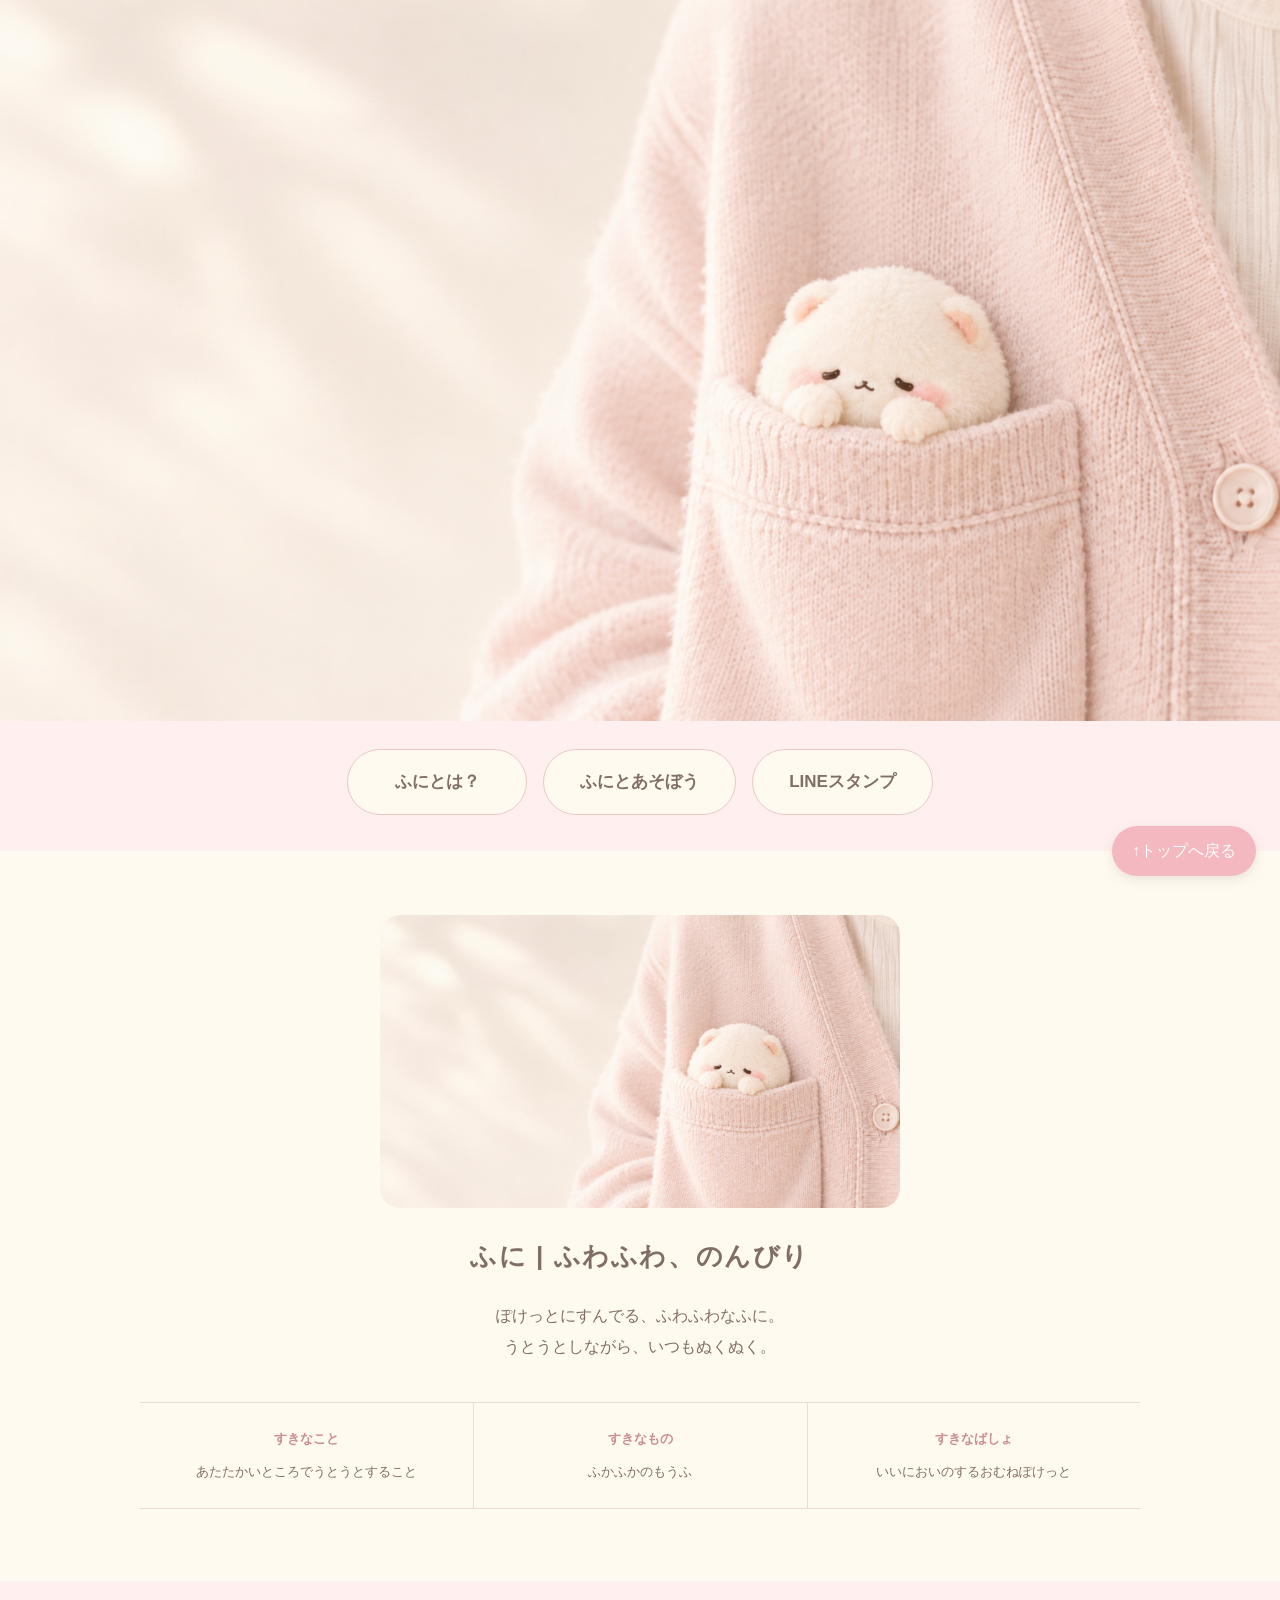
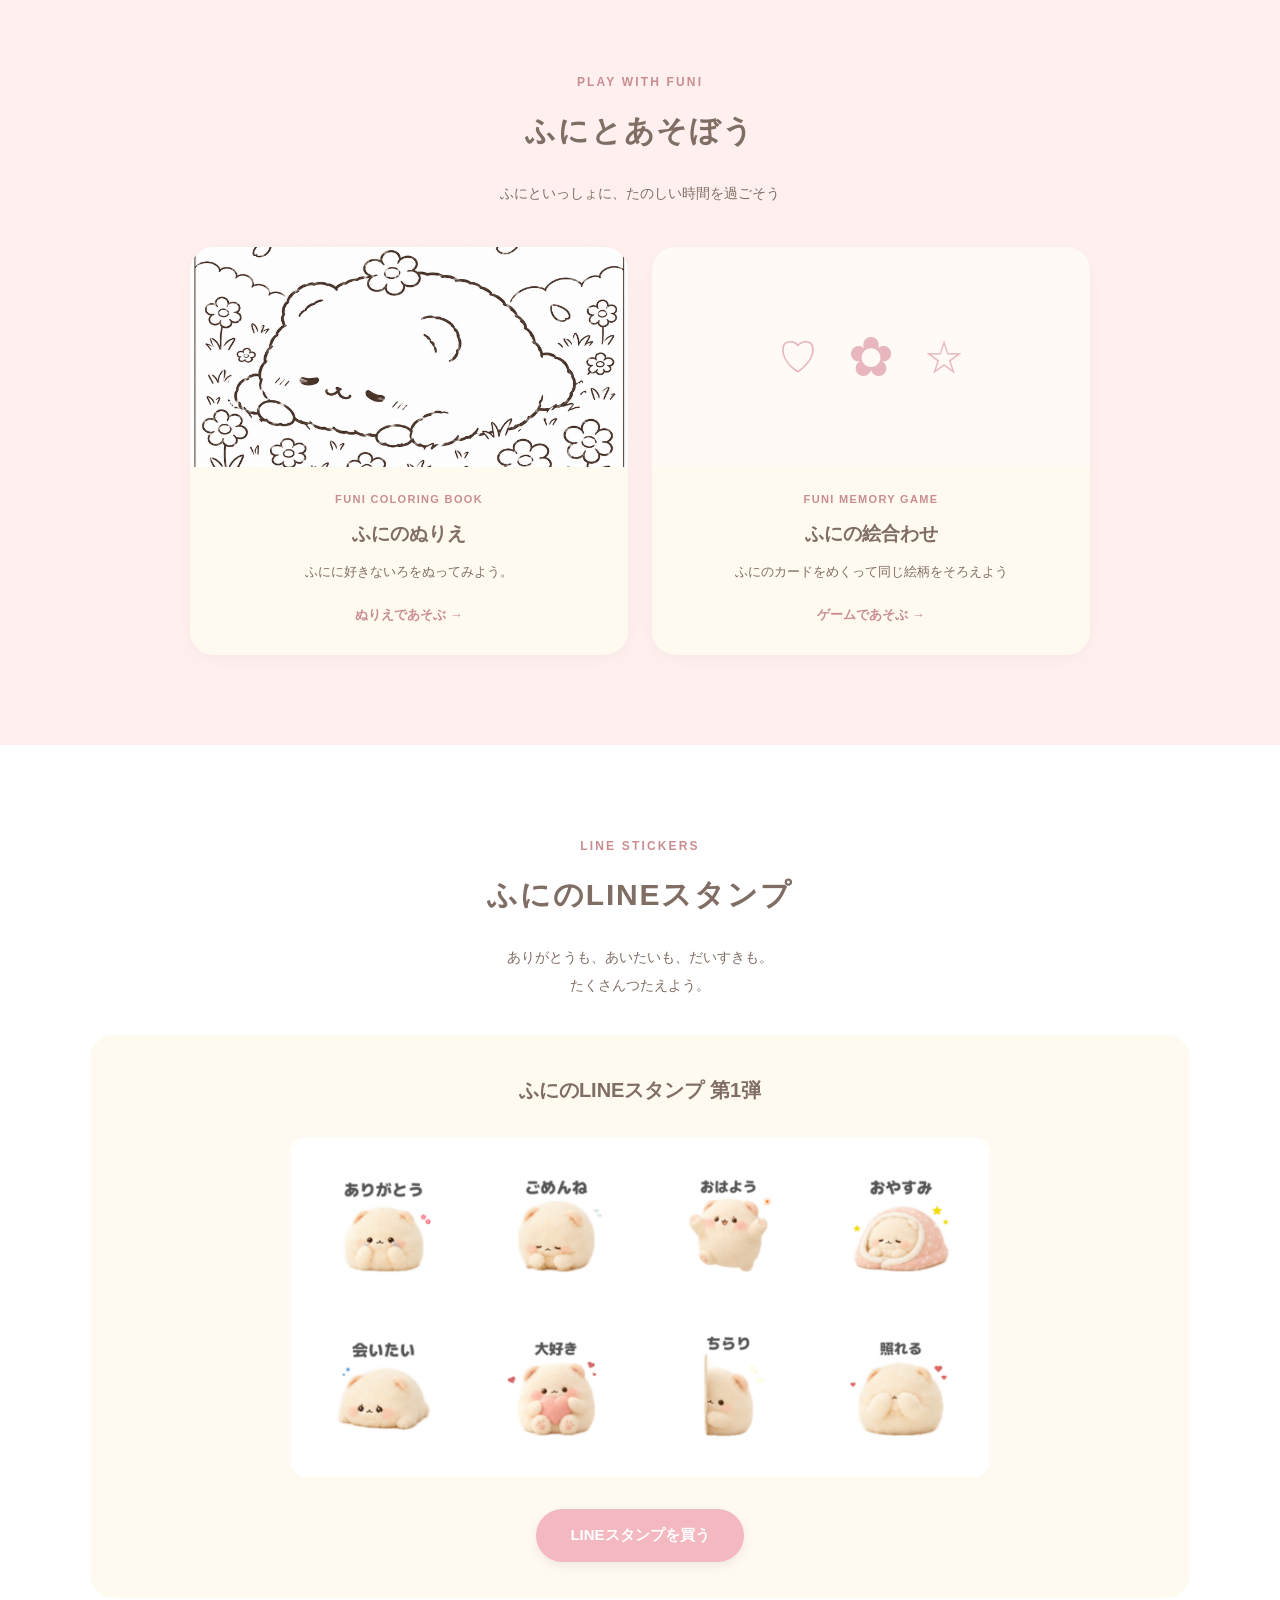
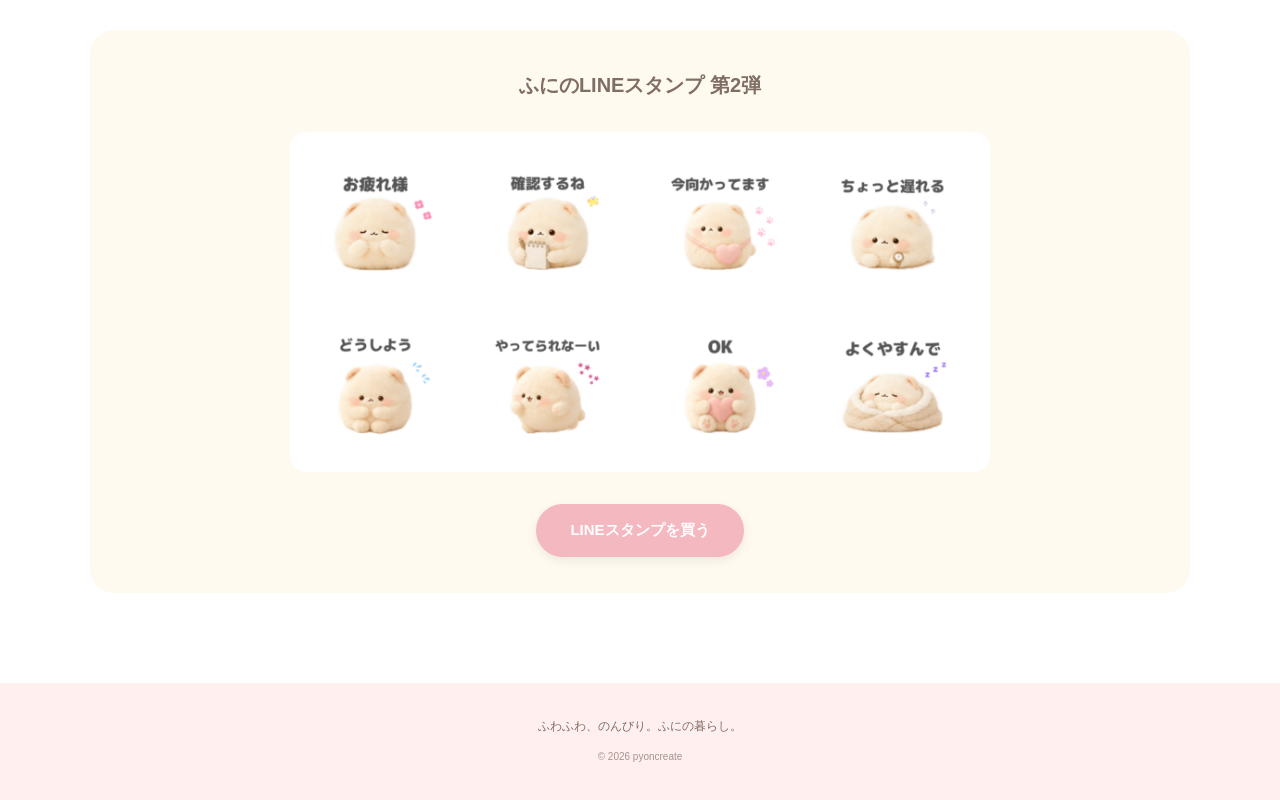
<file: index.html>
<!DOCTYPE html>
<html lang="ja">

<head>
    <meta charset="UTF-8">
    <meta name="viewport" content="width=device-width, initial-scale=1.0">

    <title>ふに｜ふわふわ、のんびり。</title>
    <meta name="google-site-verification" content="DdgHpGK5BG74RfYsYcVAmowthtPMy_NZxG4wq2U2HiI">
    <meta name="description" content="ふにの公式サイト">

    <link rel="stylesheet" href="css/style.css">
</head>

<body>

    <!-- ファーストビュー -->
    <header class="hero">
        <img src="images/funi-pocket.png" alt="ひとのぽけっとでぬくぬくしているふに" class="hero-img">
        <nav class="hero-nav" aria-label="サイト内メニュー">
            <a href="#about">ふにとは？</a>
            <a href="#play">ふにとあそぼう</a>
            <a href="#stickers">LINEスタンプ</a>
        </nav>


    </header>

    <main>

        <!-- ふにについて -->
        <section class="section about" id="about">

            <!--ふにの画像-->
            <img src="images/funi-pocket.png" alt="ひとのぽけっとでぬくぬくしているふに" class="about-img">

            <h2>ふに | ふわふわ、のんびり</h2>

            <p>
                ぽけっとにすんでる、ふわふわなふに。<br>
                うとうとしながら、いつもぬくぬく。
            </p>

            <div class="profile">
                <div class="profile-item">
                    <span class="profile-title">すきなこと</span>
                    <p>あたたかいところでうとうとすること</p>
                </div>

                <div class="profile-item">
                    <span class="profile-title">すきなもの</span>
                    <p>ふかふかのもうふ</p>
                </div>

                <div class="profile-item">
                    <span class="profile-title">すきなばしょ</span>
                    <p>いいにおいのするおむねぽけっと</p>
                </div>
            </div>

        </section>

        <!-- ふにとあそぼう -->
        <section class="section play" id="play">

            <p class="section-label">PLAY WITH FUNI</p>
            <h2>ふにとあそぼう</h2>

            <p class="section-description">
                ふにといっしょに、たのしい時間を過ごそう
            </p>

            <div class="play-contents">

                <!-- FUNI COLORING BOOK -->
                <a href="coloring.html" class="play-card">

                    <div class="play-card-image">
                        <img src="images/coloring-01-hinatabokko.png" alt="01 ひなたぼっこふにのぬりえ">
                    </div>

                    <div class="play-card-text">
                        <p class="play-card-label">FUNI COLORING BOOK</p>
                        <h3>ふにのぬりえ</h3>
                        <p>ふにに好きないろをぬってみよう。</p>
                        <span class="play-card-link">
                            ぬりえであそぶ →
                        </span>
                    </div>
                </a>

                <!-- FUNI GAME -->
                <a href="games/memory.html" class="play-card">

                    <div class="play-card-image game-image">
                        <span>♡</span>
                        <span>✿</span>
                        <span>☆</span>
                    </div>

                    <div class="play-card-text">
                        <p class="play-card-label">FUNI MEMORY GAME</p>
                        <h3>ふにの絵合わせ</h3>
                        <p>ふにのカードをめくって同じ絵柄をそろえよう</p>
                        <span class="play-card-link">
                            ゲームであそぶ →
                        </span>
                    </div>
                </a>

            </div>

        </section>


        <!-- LINEスタンプ -->
        <section class="section stickers" id="stickers">

            <p class="section-label">LINE STICKERS</p>
            <h2>ふにのLINEスタンプ</h2>

            <p class="section-description">
                ありがとうも、あいたいも、だいすきも。<br>
                たくさんつたえよう。
            </p>


            <!-- 第1弾 -->
            <div class="sticker-card">

                <h3>ふにのLINEスタンプ 第1弾</h3>

                <div class="sticker-gallery">
                    <img src="images/line-stamp-01.png" alt="ふにのLINEスタンプ第1弾の全8種類">

                </div>

                <a href="https://store.line.me/stickershop/product/34119301/ja" class="line-button" target="_blank"
                    rel="noopener noreferrer">
                    LINEスタンプを買う
                </a>

            </div>


            <!-- 第2弾 -->
            <div class="sticker-card">

                <h3>ふにのLINEスタンプ 第2弾</h3>

                <div class="sticker-gallery">
                    <img src="images/line-stamp-02.png" alt="ふにのLINEスタンプ第2弾の全8種類">
                </div>

                <a href="https://store.line.me/stickershop/product/36835788/ja" class="line-button" target="_blank"
                    rel="noopener noreferrer">
                    LINEスタンプを買う
                </a>

            </div>

        </section>

    </main>


    <!-- フッター -->
    <footer class="footer">
        <p>ふわふわ、のんびり。ふにの暮らし。</p>
        <small>&copy; 2026 pyoncreate</small>
    </footer>

    <a href="#" class="back-to-top" aria-label="ページのトップへ戻る">
        ↑トップへ戻る
    </a>

</body>

</html>
</file>
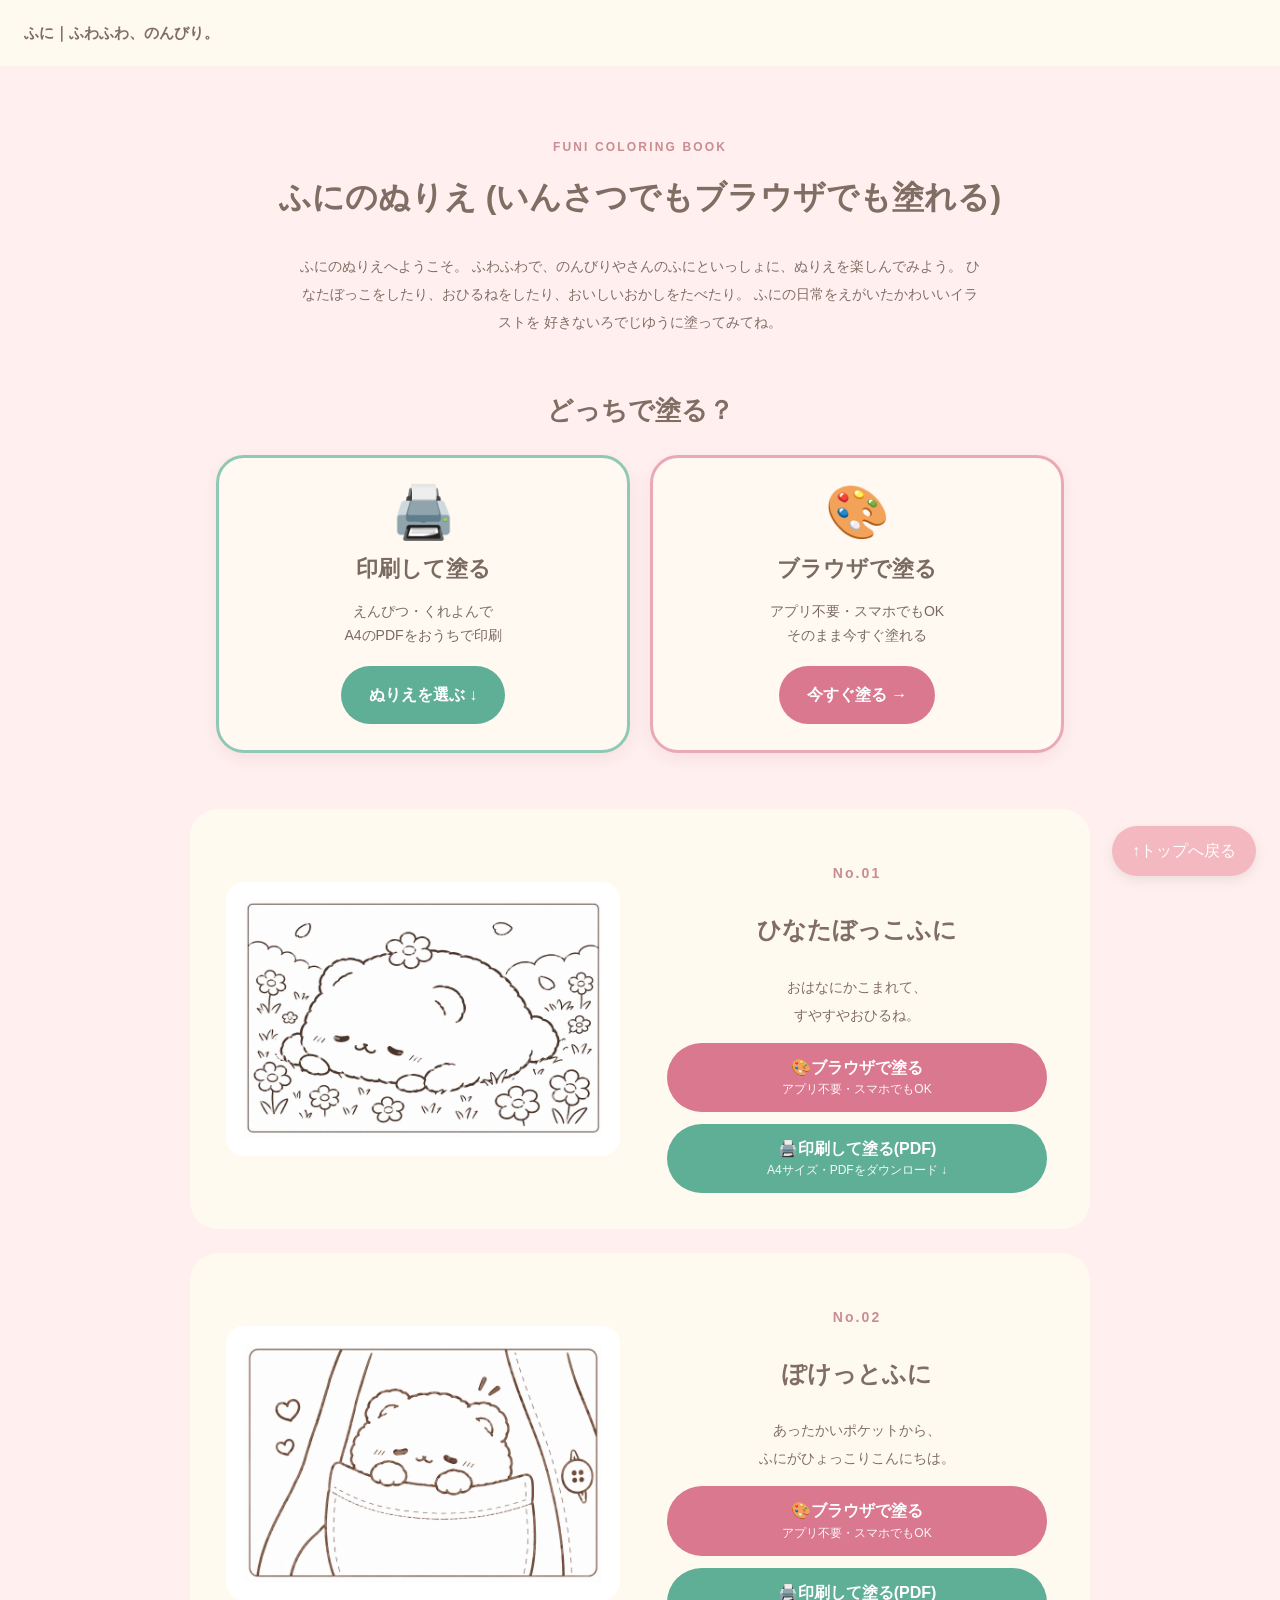
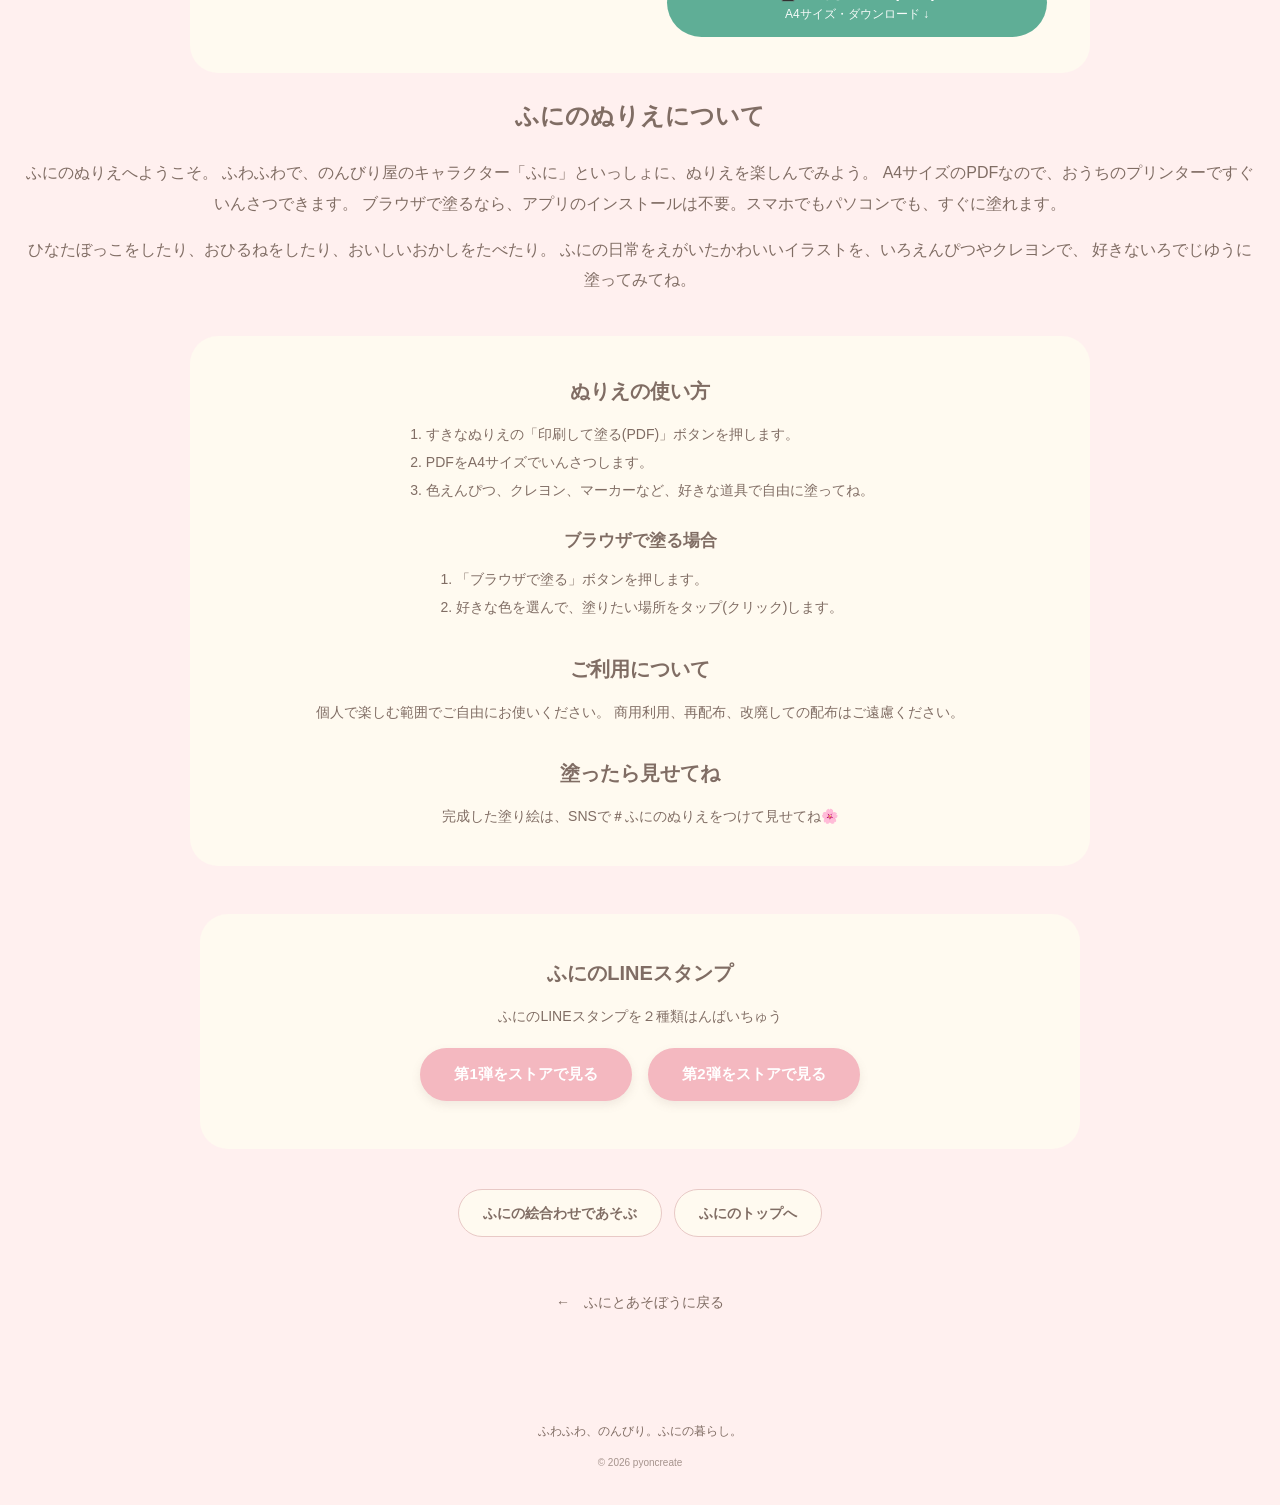
<file: coloring.html>
<!DOCTYPE html>
<html lang="ja">

<head>
  <meta charset="UTF-8">
  <meta name="viewport" content="width=device-width,initial-scale=1.0">

  <title>ふにのぬりえ｜FUNI COLORING BOOK | 無料で印刷できるかわいいぬりえ</title>
  <meta name="description" content="ふにのかわいいぬりえをむりょうで。A4のPDFをダウンロードして印刷するのも、スマホやパソコンのブラウザでそのまま塗るのもOK🌸好きないろでふにを彩ってね。">

  <link rel="canonical" href="https://pyoncreate.github.io/funi/coloring.html">

<!-- SNSで共有されたときの表示 -->
  <meta property="og:type" content="website">
  <meta property="og:title" content="ふにのぬりえ｜無料で印刷できるかわいい塗り絵">
  <meta property="og:description" content="A4のPDFで無料ダウンロード。ふにの日常を好きな色で塗ろう。">
  <meta property="og:url" content="https://pyoncreate.github.io/funi/coloring.html">
  <meta property="og:image" content="https://pyoncreate.github.io/funi/images/coloring-01-hinatabokko.png">
  <meta name="twitter:card" content="summary_large_image">

  <link rel="stylesheet" href="css/style.css">
  <link rel="stylesheet" href="css/extra.css">

</head>

 <!-- このページ専用のCSS(「どっちで塗る?」カード・ボタン・LINEスタンプ枠)
       extra.css より後ろに置いているので、こちらが優先されます -->
  <style>
    .coloring-page {
      --fc-card: #fff9f2;
      --fc-text: #7a6a60;
      --fc-pink: #e9a9b7;
      --fc-pink-deep: #d9788f;
      --fc-mint: #8fc9b5;
      --fc-mint-deep: #5fae96;
    }

    /* ---- どっちで塗る? ---- */
    .coloring-page .coloring-choice {
      width: 100%;
      max-width: 880px;
      margin: 0 auto 56px;
      padding: 0 16px;
      box-sizing: border-box;
      text-align: center;
    }

    .coloring-page .coloring-choice h2 {
      font-size: clamp(20px, 4.5vw, 26px);
      margin: 0 0 20px;
    }

    .coloring-page .coloring-choice__grid {
      display: grid;
      grid-template-columns: 1fr 1fr;
      gap: 20px;
    }

    .coloring-page a.coloring-choice__item {
      display: flex;
      flex-direction: column;
      align-items: center;
      gap: 10px;
      padding: 28px 20px 26px;
      background: var(--fc-card);
      border: 3px solid transparent;
      border-radius: 28px;
      color: var(--fc-text);
      text-decoration: none;
      box-shadow: 0 6px 18px rgba(201, 127, 146, .15);
      transition: transform .15s, box-shadow .15s;
    }

    .coloring-page a.coloring-choice__item:visited {
      color: var(--fc-text);
    }

    .coloring-page a.coloring-choice__item:hover {
      transform: translateY(-3px);
      box-shadow: 0 10px 24px rgba(201, 127, 146, .25);
    }

    .coloring-page .coloring-choice__icon { font-size: 52px; line-height: 1; }
    .coloring-page .coloring-choice__name { font-size: 22px; font-weight: bold; }
    .coloring-page .coloring-choice__desc { font-size: 14px; line-height: 1.7; }

    .coloring-page .coloring-choice__go {
      margin-top: 8px;
      padding: 14px 28px;
      border-radius: 999px;
      color: #fff;
      font-weight: bold;
      font-size: 16px;
    }

    .coloring-page a.coloring-choice__item--print   { border-color: var(--fc-mint); }
    .coloring-page a.coloring-choice__item--print   .coloring-choice__go { background: var(--fc-mint-deep); }
    .coloring-page a.coloring-choice__item--browser { border-color: var(--fc-pink); }
    .coloring-page a.coloring-choice__item--browser .coloring-choice__go { background: var(--fc-pink-deep); }

    /* ---- 各ぬりえのボタン(同じ幅・同じ重さで縦に並べる) ---- */
    .coloring-page .coloring-list {
      scroll-margin-top: 16px;
    }

    .coloring-page .coloring-actions {
      display: flex;
      flex-direction: column;
      align-items: center;
      gap: 12px;
    }

    .coloring-page .coloring-actions .coloring-download {
      display: block;
      box-sizing: border-box;
      width: 100%;
      max-width: 380px;
      margin: 0;
      padding: 14px 20px;
      border-radius: 999px;
      color: #fff;
      font-size: 16px;
      font-weight: bold;
      line-height: 1.4;
      text-align: center;
      text-decoration: none;
      white-space: normal;
    }

    .coloring-page .coloring-actions .coloring-download small {
      display: block;
      margin-top: 2px;
      font-size: 12px;
      font-weight: normal;
      opacity: .95;
    }

    .coloring-page .coloring-actions .coloring-download--browser { background: var(--fc-pink-deep); }
    .coloring-page .coloring-actions .coloring-download--print   { background: var(--fc-mint-deep); }

    /* ---- 使い方エリアの小見出し ---- */
    .coloring-page .coloring-guide h3 {
      font-size: 1.05em;
      margin: 20px 0 8px;
    }

    /* ---- LINEスタンプ(クリーム色の枠の外に、別エリアとして置く) ---- */
    .coloring-page .coloring-sticker {
      width: 100%;
      max-width: 880px;
      margin: 48px auto 0;
      padding: 40px 24px 48px;
      box-sizing: border-box;
      text-align: center;
    }

    @media (max-width: 640px) {
      .coloring-page .coloring-choice__grid { grid-template-columns: 1fr; }
    }
  </style>

</head>

<body>

  <!--ヘッダ- -->
  <header class="coloring-header">
    <a href="index.html" class="coloring-logo">
      ふに｜ふわふわ、のんびり。
    </a>
  </header>

<main class="coloring-page">

  <!-- タイトル -->
  <div class="coloring-intro">
    <p class="section-label">FUNI COLORING BOOK</p>
    <h1>ふにのぬりえ (いんさつでもブラウザでも塗れる)</h1>
    <p class="coloring-description">
      ふにのぬりえへようこそ。
      ふわふわで、のんびりやさんのふにといっしょに、ぬりえを楽しんでみよう。
      ひなたぼっこをしたり、おひるねをしたり、おいしいおかしをたべたり。
      ふにの日常をえがいたかわいいイラストを
      好きないろでじゆうに塗ってみてね。
    </p>
  </div>

  <!--どっちで塗る-->
  <section class="coloring-choice" aria-labelledby="choice-title">
    <h2 id="choice-title">どっちで塗る？</h2>
    <div class="coloring-choice__grid">
        
      <a href="#list" class= "coloring-choice__item coloring-choice__item--print">
        <span class="coloring-choice__icon" aria-hidden="true">🖨️</span>
        <span class="coloring-choice__name">印刷して塗る</span>
        <span class="coloring-choice__desc">えんぴつ・くれよんで<br>A4のPDFをおうちで印刷</span>
        <span class="coloring-choice__go">ぬりえを選ぶ ↓</span>
      </a>

      <a href="paint.html" class="coloring-choice__item coloring-choice__item--browser">
        <span class="coloring-choice__icon" aria-hidden="true">🎨</span>
        <span class="coloring-choice__name">ブラウザで塗る</span>
        <span class="coloring-choice__desc">アプリ不要・スマホでもOK<br>そのまま今すぐ塗れる</span>
        <span class="coloring-choice__go">今すぐ塗る →</span>
      </a>
    </div>
  </section>

  <!-- ぬりえ一覧 -->
  <section class="coloring-list" id="list">

    <article class="coloring-item">
      
      <div class="coloring-image">
        <img
          src="images/coloring-01-hinatabokko.png"
          alt="お花に囲まれて、ひなたぼっこをしながらお昼寝するふにのぬりえ(線画)">
      </div>

      <div class="coloring-info">

        <p class="coloring-number">No.01</p>

        <h2>ひなたぼっこふに</h2>

        <p>
          おはなにかこまれて、<br>
          すやすやおひるね。
        </p>

        <div class="coloring-actions">
          <a href="paint.html#hinatabokko"
          class="coloring-download coloring-download--browser">
          🎨ブラウザで塗る
          <small>アプリ不要・スマホでもOK</small>
          </a>

          <a href="downloads/coloring-01-hinatabokko.pdf"
          class="coloring-download coloring-download--print"
          target="_blank"
          rel="noopener noreferrer">
          🖨️印刷して塗る(PDF)
          <small>A4サイズ・PDFをダウンロード ↓ </small>
          </a>
        </div>
      </div>
    </article>

    <article class="coloring-item">

      <div class="coloring-image">
        <img
          src="images/coloring-02-pocket-funi.png"
          alt="ポケットから顔を出してこんにちはをするふにのぬりえ(線画)"
          loading="lazy">
      </div>

      <div class="coloring-info">

        <p class="coloring-number">No.02</p>

        <h2>ぽけっとふに</h2>

        <p>
          あったかいポケットから、<br>
          ふにがひょっこりこんにちは。
        </p>

        <div class="coloring-actions">
          <a href="paint.html#pocket-funi"
          class="coloring-download coloring-download--browser">
          🎨ブラウザで塗る
          <small>アプリ不要・スマホでもOK</small>
          </a>

          <a href="downloads/coloring-02-pocket-funi.pdf"
          class="coloring-download coloring-download--print"
          target="_blank"
          rel="noopener noreferrer">
          🖨️印刷して塗る(PDF)
          <small>A4サイズ・ダウンロード ↓</small>
          </a>
        </div>
      </div>
    </article>
  </section>

  <!-- ふにのぬりえについて(もとの導入文。検索キーワードを含む説明) -->
  <section class="coloring-about">
    <h2>ふにのぬりえについて</h2>
    <p>
      ふにのぬりえへようこそ。
      ふわふわで、のんびり屋のキャラクター「ふに」といっしょに、ぬりえを楽しんでみよう。
      A4サイズのPDFなので、おうちのプリンターですぐいんさつできます。
      ブラウザで塗るなら、アプリのインストールは不要。スマホでもパソコンでも、すぐに塗れます。
    </p>
    <p>
      ひなたぼっこをしたり、おひるねをしたり、おいしいおかしをたべたり。
      ふにの日常をえがいたかわいいイラストを、いろえんぴつやクレヨンで、
      好きないろでじゆうに塗ってみてね。
    </p>
  </section>

  <!--使い方・ご利用について-->

  <section class="coloring-guide">
    
    <h2>ぬりえの使い方</h2>
    <ol>
      <li>すきなぬりえの「印刷して塗る(PDF)」ボタンを押します。</li>
      <li>PDFをA4サイズでいんさつします。</li>
      <li>色えんぴつ、クレヨン、マーカーなど、好きな道具で自由に塗ってね。</li>
    </ol>

    <h3>ブラウザで塗る場合</h3>
    <ol>
      <li>「ブラウザで塗る」ボタンを押します。</li>
      <li>好きな色を選んで、塗りたい場所をタップ(クリック)します。</li>
    </ol>

    <h2>ご利用について</h2>
    <p>
     個人で楽しむ範囲でご自由にお使いください。
     商用利用、再配布、改廃しての配布はご遠慮ください。
    </p>

    <h2>塗ったら見せてね</h2>
    <p>完成した塗り絵は、SNSで＃ふにのぬりえをつけて見せてね🌸
    </p>
  </section>

  <!--LINE スタンプ　-->
  <section class="coloring-sticker">
    <h2>ふにのLINEスタンプ</h2>
    <p>ふにのLINEスタンプを２種類はんばいちゅう</p>
    <a href="https://store.line.me/stickershop/product/34119301/ja"
      class="line-button"
      target="_blank"
      rel="noopener noreferrer">
      第1弾をストアで見る
    </a>

    <a href="https://store.line.me./stickershop/product/36835788/ja"
      class="line-button"
      target="_blank"
      rel="noopener noreferrer">
      第2弾をストアで見る
    </a>
  </section>


  <!-- ほかのページへ -->
  <div class="coloring-more" aria-label="ほかのページ"> 
    <a href="games/memory.html">ふにの絵合わせであそぶ</a>
    <a href="index.html">ふにのトップへ</a>
  </div>

<!--戻る-->
  <div class="coloring-back">
    <a href = "index.html#play">
    ←　ふにとあそぼうに戻る
    </a>
  </div>

</main>

  <!-- フッター -->
  <footer class="footer">
    <p>ふわふわ、のんびり。ふにの暮らし。</p>
    <small>&copy; 2026 pyoncreate</small>
  </footer>

  <a href="#" class="back-to-top" aria-label="ページのトップへ戻る">
        ↑トップへ戻る
  </a>

</body>
</html>
</file>
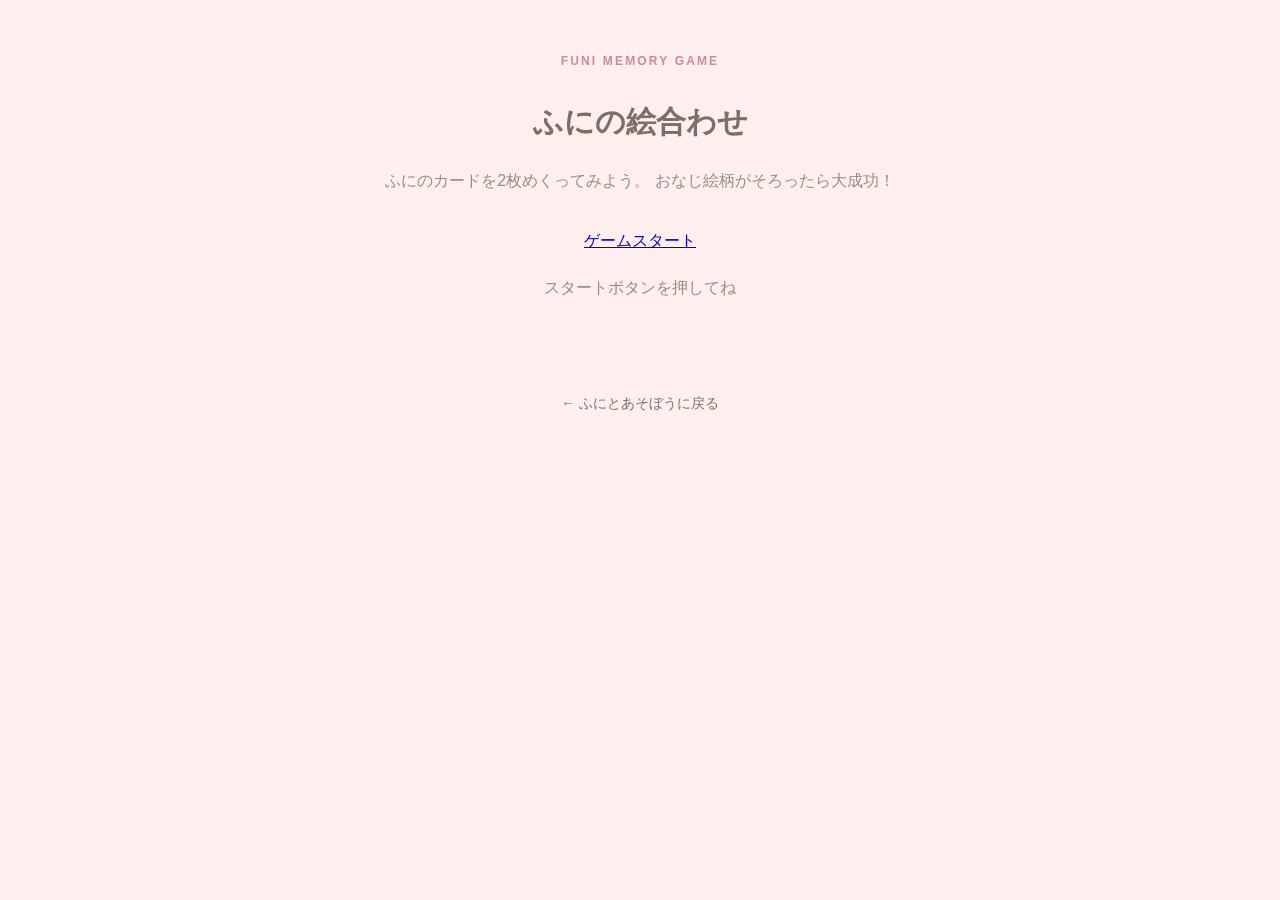
<file: memory.html>
<!DOCTYPE html>
<html lang="ja">

<head>
    <meta charset="UTF-8">
    <meta name="viewport" content="width=device-width, initial-scale=1.0">
    <title>ふにの絵合わせ|FUNI MEMORY GAME</title>
    <meta name="description" content="ふわふわキャラクターのふにと遊ぶ、かわいい絵合わせゲーム">

    <link rel="stylesheet" href="../css/style.css">

    <style>
        .memory-page {
            max-width: 760px;
            margin: 0 auto;
            padding: 50px 20px 80px;
            text-align: center;
        }

        .memory-title {
            color: #806d64;
            font-size: 30px;
            margin-bottom: 12px;
        }

        .memory-description {
            color: #9b8981;
            line-height: 1.9;
            margin-bottom: 30px;
        }

        .memory-start {
            display: inline-block;
            background: #f3dce1;
            color: #806d64;
            padding: 13px 32px;
            border-radius: 30px;
            text-decoration: none;
        }

        .memory-board {
            display: grid;
            grid-template-columns: repeat(3, 1fr);
            gap: 12px;
            margin: 35px auto;
            max-width: 540px;
        }

        .memory-card {
            aspect-ratio: 1/1;
            background: #fff0f1;
            border: 2px solid #f4dfe2;
            border-radius: 18px;
            display: flex;
            align-items: center;
            justify-content: center;
            color: #b9959e;
            font-size: 30px;
        }

        .memory-card {
            cursor: pointer;
            user-select: none;
            transition: transform 0.2s ease;
        }

        .memory-card:hover {
            transform: translateY(-3px);
        }

        .memory-back {
            color: #d9aeb6;
            font-size: 36px;
            font-weight: bold;
        }

        @media(max-width:480px) {
            .memory-board {
                gap: 8px;
            }

            .memory-card {
                border-radius: 12px;
            }
        }
    </style>
</head>

<body>

    <main class="memory-page">
        <p class="section-label">FUNI MEMORY GAME</p>
        <h1 class="memory-title">ふにの絵合わせ</h1>

        <p class="memory-description">
            ふにのカードを2枚めくってみよう。
            おなじ絵柄がそろったら大成功！
        </p>

        <a href="#" class="memoryStart">ゲームスタート</a>
        <p id="gameMessage" class="memory-description">
            スタートボタンを押してね
        </p>

        <div class="memory-board" id="memoryBoard"></div>

        <div class="coloring-back">
            <a href="../index.html#play">← ふにとあそぼうに戻る</a>
        </div>

    </main>
</body>

</html>
</file>
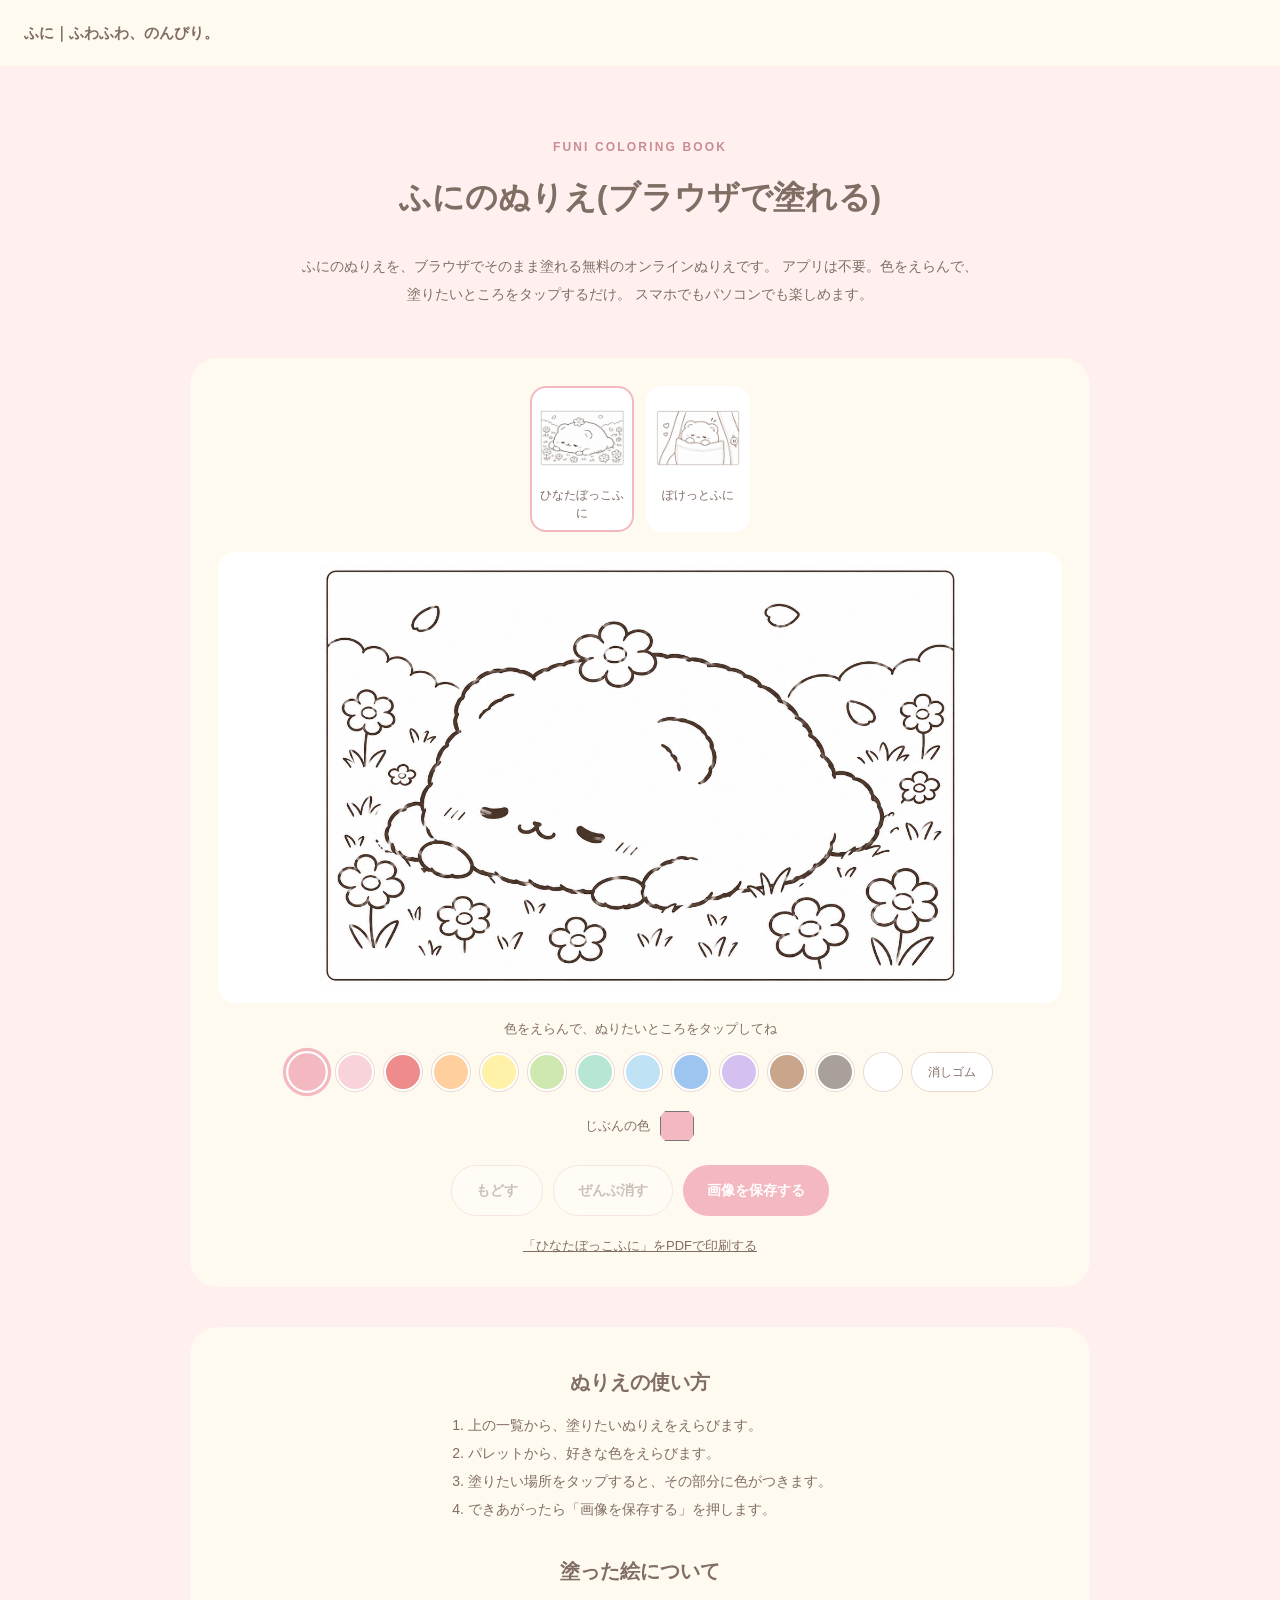
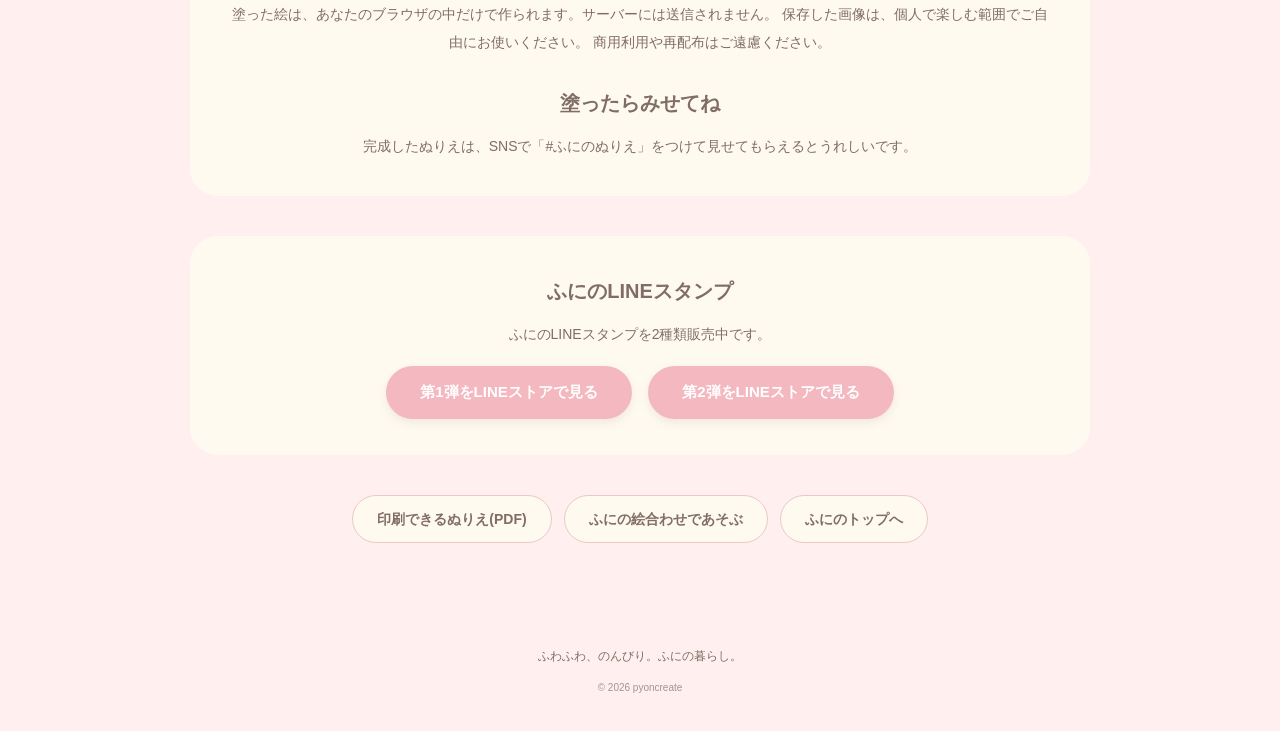
<file: paint.html>
<!DOCTYPE html>
<html lang="ja">

<head>
    <meta charset="UTF-8">
    <meta name="viewport" content="width=device-width,initial-scale=1.0">

    <title>ふにのぬりえ｜ブラウザで塗れる無料のオンラインぬりえ</title>
    <meta name="description" content="ふにのぬりえを、ブラウザでそのまま塗れます。アプリ不要・無料。色を選んで塗りたいところをタップするだけ。できあがった絵は画像で保存できます。">
    <link rel="canonical" href="https://pyoncreate.github.io/funi/paint.html">

    <!-- SNSで共有されたときの表示 -->
    <meta property="og:type" content="website">
    <meta property="og:title" content="ふにのぬりえ｜ブラウザで塗れる無料のオンラインぬりえ">
    <meta property="og:description" content="色を選んでタップするだけ。ふにのぬりえを、スマホでもパソコンでも楽しめます。">
    <meta property="og:url" content="https://pyoncreate.github.io/funi/paint.html">
    <meta property="og:image" content="https://pyoncreate.github.io/funi/images/coloring-01-hinatabokko.png">
    <meta name="twitter:card" content="summary_large_image">

    <link rel="stylesheet" href="css/style.css">
    <link rel="stylesheet" href="css/extra.css">
    <link rel="stylesheet" href="css/paint.css">
</head>

<body>

    <!-- ヘッダー -->
    <header class="coloring-header">
        <a href="index.html" class="coloring-logo">
            ふに｜ふわふわ、のんびり。
        </a>
    </header>

    <main class="coloring-page">

        <!-- タイトル -->
        <div class="coloring-intro">
            <p class="section-label">FUNI COLORING BOOK</p>
            <h1>ふにのぬりえ(ブラウザで塗れる)</h1>
            <p class="coloring-description">
                ふにのぬりえを、ブラウザでそのまま塗れる無料のオンラインぬりえです。
                アプリは不要。色をえらんで、塗りたいところをタップするだけ。
                スマホでもパソコンでも楽しめます。
            </p>
        </div>

        <!-- ぬりえ本体 -->
        <section class="paint-app" aria-label="ぬりえ">

            <noscript>
                <p>ブラウザでぬりえを塗るには、JavaScriptを有効にしてください。</p>
            </noscript>

            <!-- ぬりえをえらぶ -->
            <div class="paint-picker" id="picker"></div>

            <!-- キャンバス -->
            <div class="paint-stage">
                <canvas id="paint" class="paint-canvas" role="img" aria-label="ぬりえ"></canvas>
            </div>
            <p class="paint-status" id="status" role="status"></p>

            <!-- 色えらび -->
            <div class="paint-palette" id="palette"></div>
            <label class="paint-custom">
                じぶんの色
                <input type="color" id="custom-color" value="#f4b8c0">
            </label>

            <!-- ボタン -->
            <div class="paint-toolbar">
                <button type="button" class="paint-btn is-sub" id="undo">もどす</button>
                <button type="button" class="paint-btn is-sub" id="clear">ぜんぶ消す</button>
                <button type="button" class="paint-btn" id="save">画像を保存する</button>
            </div>

            <p class="paint-print">
                <a href="coloring.html" id="pdf-link">PDFで印刷する</a>
            </p>

        </section>

        <!-- 使い方 -->
        <section class="coloring-guide">

            <h2>ぬりえの使い方</h2>
            <ol>
                <li>上の一覧から、塗りたいぬりえをえらびます。</li>
                <li>パレットから、好きな色をえらびます。</li>
                <li>塗りたい場所をタップすると、その部分に色がつきます。</li>
                <li>できあがったら「画像を保存する」を押します。</li>
            </ol>

            <h2>塗った絵について</h2>
            <p>
                塗った絵は、あなたのブラウザの中だけで作られます。サーバーには送信されません。
                保存した画像は、個人で楽しむ範囲でご自由にお使いください。
                商用利用や再配布はご遠慮ください。
            </p>

            <h2>塗ったらみせてね</h2>
            <p>
                完成したぬりえは、SNSで「#ふにのぬりえ」をつけて見せてもらえるとうれしいです。
            </p>

        </section>

        <!-- LINEスタンプ -->
        <section class="coloring-sticker">
            <h2>ふにのLINEスタンプ</h2>
            <p>ふにのLINEスタンプを2種類販売中です。</p>
            <a href="https://store.line.me/stickershop/product/34119301/ja" class="line-button" target="_blank"
                rel="noopener noreferrer">
                第1弾をLINEストアで見る
            </a>
            <a href="https://store.line.me/stickershop/product/36835788/ja" class="line-button" target="_blank"
                rel="noopener noreferrer">
                第2弾をLINEストアで見る
            </a>
        </section>

        <!-- 他のページへ -->
        <nav class="coloring-more" aria-label="ほかのページ">
            <a href="coloring.html">印刷できるぬりえ(PDF)</a>
            <a href="games/memory.html">ふにの絵合わせであそぶ</a>
            <a href="index.html">ふにのトップへ</a>
        </nav>

    </main>

    <!-- フッター -->
    <footer class="footer">
        <p>ふわふわ、のんびり。ふにの暮らし。</p>
        <small>&copy; 2026 pyoncreate</small>
    </footer>

    <script src="js/paint.js"></script>
</body>

</html>
</file>
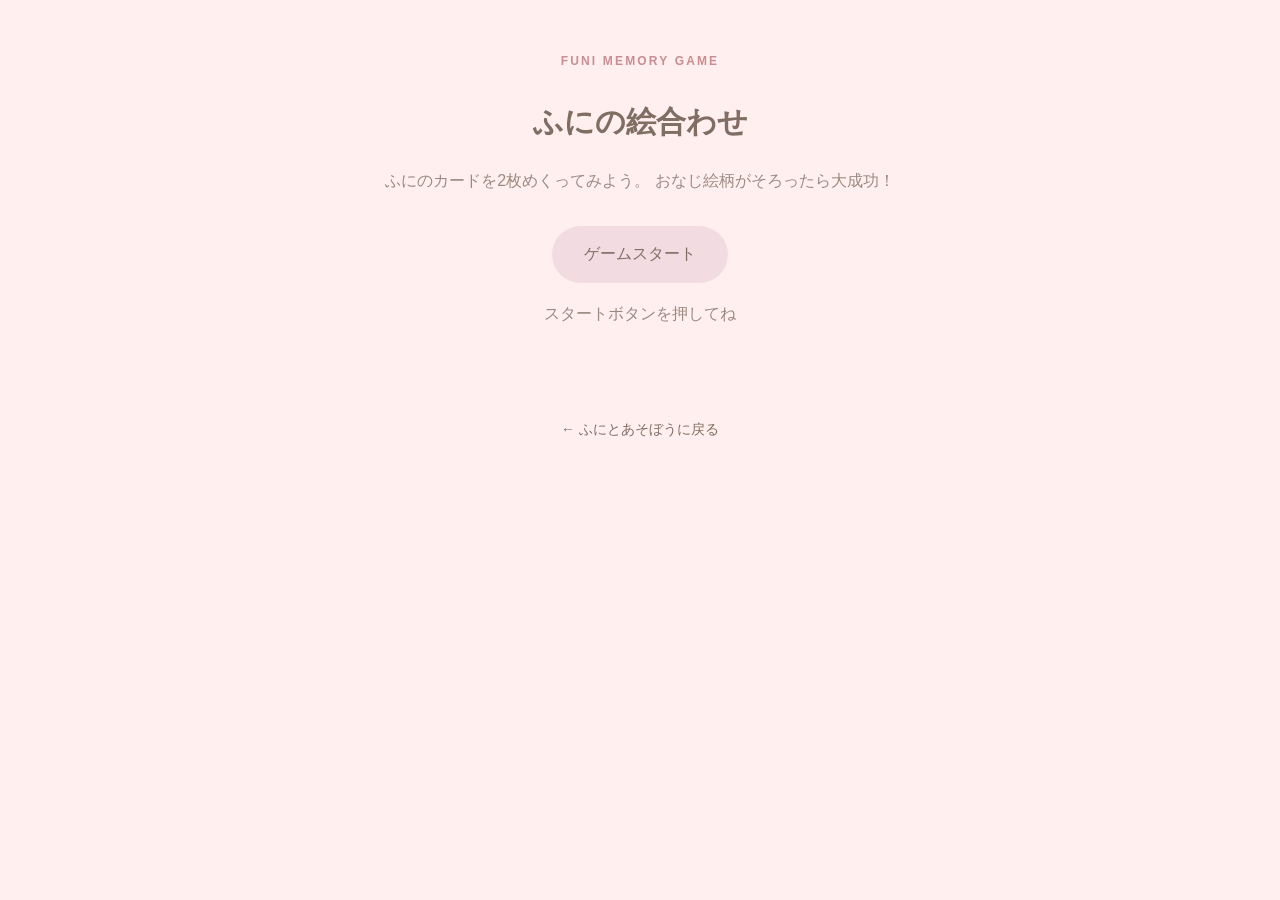
<file: games/memory.html>
<!DOCTYPE html>
<html lang="ja">

<head>
    <meta charset="UTF-8">
    <meta name="viewport" content="width=device-width, initial-scale=1.0">
    <title>ふにの絵合わせ|FUNI MEMORY GAME</title>
    <meta name="description" content="ふわふわキャラクターのふにと遊ぶ、かわいい絵合わせゲーム">

    <link rel="stylesheet" href="../css/style.css">

    <style>
        .memory-page {
            max-width: 760px;
            margin: 0 auto;
            padding: 50px 20px 80px;
            text-align: center;
        }

        .memory-title {
            color: #806d64;
            font-size: 30px;
            margin-bottom: 12px;
        }

        .memory-description {
            color: #9b8981;
            line-height: 1.9;
            margin-bottom: 30px;
        }

        .memory-start {
            display: inline-block;
            background: #f3dce1;
            color: #806d64;
            padding: 13px 32px;
            border-radius: 30px;
            text-decoration: none;
        }

        .memory-board {
            display: grid;
            grid-template-columns: repeat(3, 1fr);
            gap: 12px;
            margin: 35px auto;
            max-width: 540px;
        }

        .memory-card {
            aspect-ratio: 1/1;
            background: #fff0f1;
            border: 2px solid #f4dfe2;
            border-radius: 18px;
            display: flex;
            align-items: center;
            justify-content: center;
            color: #b9959e;
            font-size: 30px;
        }

        .memory-card {
            cursor: pointer;
            user-select: none;
            transition: transform 0.2s ease;
        }

        .memory-card:hover {
            transform: translateY(-3px);
        }

        .memory-back {
            color: #d9aeb6;
            font-size: 36px;
            font-weight: bold;
        }

        .memory-card img {
            width: 85%;
            height: 85%;
            object-fit: contain;
        }

        .memory-card.is-matched {
            background: #fff8f8;
            border-color: #e8c4ca;
            cursor: default;
        }


        @media(max-width:480px) {
            .memory-board {
                gap: 8px;
            }

            .memory-card {
                border-radius: 12px;
            }
        }
    </style>
</head>

<body>

    <main class="memory-page">
        <p class="section-label">FUNI MEMORY GAME</p>
        <h1 class="memory-title">ふにの絵合わせ</h1>

        <p class="memory-description">
            ふにのカードを2枚めくってみよう。
            おなじ絵柄がそろったら大成功！
        </p>

        <a href="#" class="memory-start" id="memoryStart">ゲームスタート</a>
        <p id="gameMessage" class="memory-description">
            スタートボタンを押してね
        </p>

        <div class="memory-board" id="memoryBoard"></div>

        <div class="coloring-back">
            <a href="../index.html#play">← ふにとあそぼうに戻る</a>
        </div>

    </main>

    <script>
        const images = [
            "images/funi-01.png",
            "images/funi-02.png",
            "images/funi-03.png",
            "images/funi-04.png",
            "images/funi-05.png",
            "images/funi-06.png"
        ];

        const board = document.getElementById("memoryBoard");
        const startButton = document.getElementById("memoryStart");
        const message = document.getElementById("gameMessage");

        let firstCard = null;
        let secondCard = null;
        let lockBoard = false;
        let matchedPairs = 0;

        startButton.addEventListener("click", function (event) {
            event.preventDefault();
            startGame();
        });

        function startGame() {
            board.innerHTML = "";
            firstCard = null;
            secondCard = null;
            lockBoard = false;
            matchedPairs = 0;

            message.textContent = "同じ絵柄をそろえてね！";

            const cards = [...images, ...images];
            cards.sort(() => Math.random() - 0.5);

            cards.forEach(function (image) {
                const card = document.createElement("div");
                card.classList.add("memory-card");
                card.dataset.image = image;
                card.innerHTML = '<span class="memory-back">？</span>';

                card.addEventListener("click", function () {
                    flipCard(card);
                });

                board.appendChild(card);
            });
        }

        function flipCard(card) {
            if (
                lockBoard ||
                card.classList.contains("is-open") ||
                card.classList.contains("is-matched")
            ) {
                return;
            }

            card.classList.add("is-open");
            card.innerHTML = '<img src="' + card.dataset.image + '" alt="ふに">';

            if (!firstCard) {
                firstCard = card;
                return;
            }

            secondCard = card;
            lockBoard = true;

            if (firstCard.dataset.image === secondCard.dataset.image) {
                firstCard.classList.add("is-matched");
                secondCard.classList.add("is-matched");

                matchedPairs++;
                resetTurn();

                if (matchedPairs === 6) {
                    message.textContent = "大成功！ふにのカードが全部そろったよ♡";
                } else {
                    message.textContent = "やったね！同じ絵柄がそろったよ♡";
                }
            } else {
                message.textContent = "あれれ？もう一度チャレンジ！";

                setTimeout(function () {
                    firstCard.classList.remove("is-open");
                    secondCard.classList.remove("is-open");

                    firstCard.innerHTML = '<span class="memory-back">？</span>';
                    secondCard.innerHTML = '<span class="memory-back">？</span>';

                    resetTurn();
                }, 900);
            }
        }

        function resetTurn() {
            firstCard = null;
            secondCard = null;
            lockBoard = false;
        }
    </script>

</body>

</html>
</file>
<file: css/style.css>
:root {
    --bg: #fff0ef;
    --text: #806d64;
    --accent: #f4b8c0;
    --cream: #fffaf0;
    --white: #ffffff;
}

* {
    box-sizing: border-box;
}

html {
    scroll-behavior: smooth;
    scroll-padding-top: 24px;
}

body {
    margin: 0;
    background-color: var(--bg);
    color: var(--text);
    font-family: "Hiragino Maru Gothic ProN", "Meiryo", sans-serif;
    line-height: 1.9;
    text-align: center;
}

img {
    display: block;
    max-width: 100%;
}

/* 共通 */

.section {
    padding: 90px 20px;
    text-align: center;
}

.section-label {
    margin: 0 0 8px;
    color: #c98d91;
    font-size: 12px;
    font-weight: bold;
    letter-spacing: 0.18em;
}

.section h2 {
    margin: 0 0 20px;
    font-size: 30px;
    font-weight: 600;
    letter-spacing: 0.06em;
}

.section-description {
    margin: 0 auto 36px;
    font-size: 14px;
    line-height: 2;
}

/* ファーストビュー */

.hero {
    width: 100%;
    margin: 0;
    padding: 0;
    text-align: center;
}

.hero-img {
    display: block;
    width: 100%;
    max-width: 100%;
    height: auto;
    margin: 0;
    border-radius: 0;
}

.hero-main-img {
    width: 100%;
    height: auto;
    object-fit: cover;
}

.hero-content {
    max-width: 680px;
    margin: 0 auto;
}

.hero-label {
    margin: 0 0 12px;
    color: #c98d91;
    font-size: 14px;
    letter-spacing: 0.12em;
}

.hero h1 {
    margin: 0 0 20px;
    font-size: clamp(30px, 5vw, 46px);
    line-height: 1.6;
    font-weight: 600;
    letter-spacing: 0.08em;
}

.hero-description {
    margin: 0 0 24px;
    font-size: 15px;
}

.hero-link {
    display: inline-block;
    padding: 10px 28px;
    border: 1px solid var(--accent);
    border-radius: 999px;
    color: var(--text);
    text-decoration: none;
    font-size: 14px;
    transition: background-color 0.2s ease;
}

.hero-link:hover {
    background-color: var(--cream);
}

/* ふにのプロフィール */

.about {
    background-color: var(--cream);
}

.funi-img {
    width: 132px;
    height: 132px;
    margin: 24px auto;
    padding: 8px;
    object-fit: contain;
    background-color: var(--white);
    border-radius: 50%;
    box-shadow: 0 4px 16px rgba(128, 109, 100, 0.10);
    animation: fuwa 3s ease-in-out infinite;
}

@keyframes fuwa {

    0%,
    100% {
        transform: translateY(0);
    }

    50% {
        transform: translateY(-5px);
    }
}

.about-lead {
    margin: 12px 0;
    font-size: 19px;
    font-weight: 600;
    line-height: 1.9;
}

.about-text {
    margin: 0 auto 32px;
    font-size: 14px;
}

.profile {
    display: grid;
    grid-template-columns: repeat(3, minmax(0, 1fr));
    gap: 16px;
    width: 100%;
    max-width: 820px;
    margin: 0 auto;
}

.profile-item {
    padding: 20px 14px;
    background-color: var(--white);
    border-radius: 20px;
}

.profile-title {
    display: inline-block;
    margin-bottom: 6px;
    color: #c98d91;
    font-size: 13px;
    font-weight: bold;
}

.profile-item p {
    margin: 0;
    font-size: 13px;
}

/* ふにとあそぼう */

.play {
    background-color: var(--bg);
}

.play-illustration {
    position: relative;
    width: 190px;
    margin: 30px auto 16px;
}

.play-illustration img {
    width: 150px;
    height: 150px;
    margin: auto;
    object-fit: contain;
    border-radius: 50%;
}

.sparkle {
    position: absolute;
    color: var(--accent);
    font-size: 28px;
}

.sparkle-one {
    top: 4px;
    right: 0;
    transform: rotate(12deg);
}

.sparkle-two {
    bottom: 12px;
    left: 0;
    font-size: 24px;
}

.coming-soon {
    display: inline-block;
    margin: 12px 0 4px;
    padding: 5px 18px;
    background-color: var(--cream);
    border-radius: 999px;
    color: #c98d91;
    font-size: 12px;
    font-weight: bold;
    letter-spacing: 0.12em;
}

.coming-soon-text {
    margin: 4px 0 0;
    font-size: 13px;
}

/* LINEスタンプ */

.stickers {
    width: 100%;
    background-color: var(--white);
}

.sticker-card {
    width: 100%;
    max-width: 1100px;
    margin: 32px auto 0;
    padding: 36px 32px;
    background-color: var(--cream);
    border-radius: 24px;
    box-shadow: none;
}

.sticker-card h3 {
    margin: 0 0 28px;
    font-size: 20px;
    font-weight: 600;
}

.sticker-gallery {
    display: flex;
    justify-content: center;
    align-items: center;
    width: 100%;
    max-width: 800px;
    margin: 0 auto 32px;
}

.sticker-gallery img {
    display: block;
    width: 100%;
    max-width: 700px;
    height: auto;
    margin: 0 auto;
    object-fit: contain;
    border-radius: 16px;
    background-color: transparent;
}

@media (max-width: 600px) {
    .sticker-card {
        padding: 24px 14px;
        border-radius: 18px;
    }

    .sticker-card h3 {
        font-size: 17px;
    }

    .sticker-gallery {
        margin-bottom: 24px;
    }

    .sticker-gallery img {
        width: 100%;
        max-width: 100%;
    }
}

.line-button {
    display: inline-block;
    padding: 12px 34px;
    background-color: var(--accent);
    color: var(--white);
    font-size: 15px;
    font-weight: bold;
    text-decoration: none;
    border-radius: 999px;
    box-shadow: 0 4px 10px rgba(128, 109, 100, 0.12);
    transition: transform 0.2s ease, opacity 0.2s ease;
}

.line-button:hover {
    opacity: 0.85;
    transform: translateY(-2px);
}

/* フッター */

.footer {
    padding: 32px 20px;
    text-align: center;
    font-size: 12px;
}

.footer p {
    margin: 0 0 8px;
}

.footer small {
    opacity: 0.7;
}

/* 動きを控えたい方への配慮 */

@media (prefers-reduced-motion: reduce) {
    html {
        scroll-behavior: auto;
    }

    .funi-img {
        animation: none;
    }
}

/* タブレット・スマホ */

@media (max-width: 600px) {
    .hero {
        padding: 10px 8px 36px;
    }

    .hero-img {
        border-radius: 12px;
    }

    .hero-copy {}

    .hero h1 {
        font-size: 30px;
    }

    .hero-description {
        font-size: 14px;
    }

    .section {
        padding: 64px 18px;
    }

    .section h2 {
        font-size: 25px;
    }

    .profile {
        grid-template-columns: 1fr;
        max-width: 340px;
        gap: 12px;
    }

    .profile-item {
        padding: 16px;
    }

    .sticker-card {
        padding: 24px 16px;
        border-radius: 20px;
    }

    .sticker-card h3 {
        font-size: 17px;
    }

    .sticker-gallery {
        gap: 7px;
    }

    .line-button {
        padding: 11px 26px;
        font-size: 14px;
    }
}

/*ふにの紹介エリア*/
.about {
    width: 100%;
    max-width: none;
    margin: 0;
    padding: 64px 24px 72px;
    background-color: var(--cream);
    text-align: center;
}

.about h2 {
    margin: 0 0 20px;
    font-size: 26px;
    font-weight: 600;
    letter-spacing: 0.06em;
}

.about-intro {
    margin: 0 auto;
    font-size: 15px;
    line-height: 2.2;
}

/*ふにの紹介画像*/
.about-img {
    display: block;
    width: 100%;
    max-width: 520px;
    height: auto;
    margin: 0 auto 24px;
    border-radius: 20px;
}

/* プロフィール：カードではなく、すっきりした紹介欄 */
.profile {
    display: grid;
    grid-template-columns: repeat(3, minmax(0, 1fr));
    gap: 0;
    width: 100%;
    max-width: 1000px;
    margin: 40px auto 0;
    border-top: 1px solid #eadbd3;
    border-bottom: 1px solid #eadbd3;
}

.profile-item {
    padding: 24px 18px;
    background: transparent;
    border-radius: 0;
}

.profile-item+.profile-item {
    border-left: 1px solid #eadbd3;
}

.profile-title {
    display: block;
    margin-bottom: 8px;
    color: #c98d91;
    font-size: 13px;
    font-weight: bold;
}

.profile-item p {
    margin: 0;
    font-size: 13px;
    line-height: 1.9;
}

@media (max-width: 600px) {
    .about {
        padding: 48px 20px 52px;
    }

    .profile {
        grid-template-columns: 1fr;
        max-width: 360px;
        margin-top: 28px;
    }

    .profile-item {
        padding: 18px 10px;
    }

    .profile-item+.profile-item {
        border-left: none;
        border-top: 1px solid #eadbd3;
    }
}

/* ファーストビューのナビゲーション */
.hero-nav {
    display: flex;
    justify-content: center;
    flex-wrap: wrap;
    gap: 12px;
    padding: 24px 12px 32px;
}

.hero-nav a {
    display: inline-block;
    padding: 10px 24px;
    border: 1px solid #e8c9c6;
    border-radius: 999px;
    color: var(--text);
    background: var(--cream);
    text-decoration: none;
    font-size: 14px;
    font-weight: 600;
    transition: background-color 0.2s ease, transform 0.2s ease;
}

.hero-nav a:hover {
    background-color: #f9dfe0;
    transform: translateY(-2px);
}

@media (max-width: 600px) {
    .hero-nav {
        gap: 8px;
        padding: 18px 8px 28px;
    }

    .hero-nav a {
        padding: 9px 14px;
        font-size: 12px;
    }
}

/*トップへ戻るボタン*/
.back-to-top {
    position: fixed;
    right: 24px;
    bottom: 24px;
    z-index: 1000;

    display: inline-block;
    padding: 10px 20px;
    background-color: #f4b8c0;
    color: #ffffff;
    text-decoration: none;
    font-size: bold;

    border-radius: 999px;
    box-shadow: 0 4px 12px rgba(128, 109, 100, 0.15);

    transition: opacity 0.2s ease, transform 0.2s ease;

}

.back-to-top:hover {
    opacity: 0.85;
    transform: translateY(-3px);
}

/*スマートフォン*/
@media(max-width:600px) {
    .back-to-top {
        right: 12px;
        bottom: 12px;
        padding: 9px 15px;
        font-size: 12px;
    }
}

/* =================================
   ファーストビュー ナビゲーション改良
================================= */

.hero-nav {
    gap: 16px;
    padding: 28px 16px 36px;
}

.hero-nav a {
    padding: 16px 36px;
    font-size: 17px;
    min-width: 180px;
    text-align: center;
    border-width: 1.5px;
    transition: background-color 0.2s ease,
        transform 0.2s ease;
}

.hero-nav a:hover {
    background-color: #f9dfe0;
    transform: translateY(-3px);
}

/* スマートフォン */
@media (max-width: 600px) {

    .hero-nav {
        gap: 10px;
        padding: 20px 12px 30px;
    }

    .hero-nav a {
        min-width: 0;
        padding: 12px 18px;
        font-size: 14px;
        flex: 1 1 40%;
    }
}

/* =================================
   ふにとあそぼう カテゴリー
================================= */

.play {
    background-color: var(--bg);
}

.play-contents {
    display: grid;
    grid-template-columns: repeat(2, minmax(0, 1fr));
    gap: 24px;
    width: 100%;
    max-width: 900px;
    margin: 40px auto 0;
}

.play-card {
    display: block;
    overflow: hidden;
    background-color: var(--cream);
    border-radius: 24px;
    color: var(--text);
    text-decoration: none;
    text-align: center;
    box-shadow: 0 4px 16px rgba(128, 109, 100, 0.06);
    transition: transform 0.2s ease,
        box-shadow 0.2s ease;
}

.play-card:hover {
    transform: translateY(-4px);
    box-shadow: 0 8px 20px rgba(128, 109, 100, 0.10);
}

.play-card-image {
    width: 100%;
    height: 220px;
    overflow: hidden;
    background-color: #fffaf5;
}

.play-card-image img {
    width: 100%;
    height: 100%;
    object-fit: cover;
}

.play-card-text {
    padding: 22px 16px 26px;
}

.play-card-label {
    margin: 0 0 6px;
    color: #c98d91;
    font-size: 11px;
    font-weight: bold;
    letter-spacing: 0.12em;
}

.play-card-text h3 {
    margin: 0 0 8px;
    font-size: 19px;
    font-weight: 600;
}

.play-card-text>p:not(.play-card-label) {
    margin: 0 0 14px;
    font-size: 13px;
}

.play-card-link {
    display: inline-block;
    color: #c98d91;
    font-size: 13px;
    font-weight: bold;
}

/* ゲームの準備中エリア */

.game-image {
    display: flex;
    justify-content: center;
    align-items: center;
    gap: 30px;
    color: #e8b6bd;
    font-size: 40px;
}

.game-image span:nth-child(2) {
    font-size: 55px;
}

.coming-card {
    cursor: default;
}

.coming-card:hover {
    transform: none;
    box-shadow: 0 4px 16px rgba(128, 109, 100, 0.06);
}

.play-card .coming-soon {
    margin: 4px 0 0;
}

/* スマートフォン */

@media (max-width: 600px) {

    .play-contents {
        grid-template-columns: 1fr;
        max-width: 380px;
        gap: 20px;
        margin-top: 28px;
    }

    .play-card-image {
        height: 200px;
    }

    .play-card-text {
        padding: 18px 14px 22px;
    }

    .play-card-text h3 {
        font-size: 18px;
    }
}


/* FUNI COLORING BOOK */

.coloring-header {
    padding: 18px 24px;
    text-align: left;
    background-color: var(--cream);
}

.coloring-logo {
    color: var(--text);
    font-size: 15px;
    font-weight: bold;
    text-decoration: none;
}

.coloring-page {
    min-height: 70vh;
    padding: 70px 20px;
}

.coloring-intro {
    margin-bottom: 50px;
}

.coloring-intro h1 {
    margin: 8px 0 16px;
    font-size: 32px;
    font-weight: 600;
}

.coloring-intro p:last-child {
    font-size: 14px;
    line-height: 2;
}

.coloring-list {
    width: 100%;
    max-width: 900px;
    margin: 0 auto;
}

.coloring-item {
    display: grid;
    grid-template-columns: 1fr 1fr;
    align-items: center;
    gap: 40px;
    padding: 36px;
    background-color: var(--cream);
    border-radius: 28px;
}

.coloring-image {
    padding: 18px;
    background-color: var(--white);
    border-radius: 18px;
}

.coloring-image img {
    display: block;
    width: 100%;
    height: auto;
    object-fit: contain;
}

.coloring-info {
    text-align: center;
}

.coloring-number {
    color: #c98d91;
    font-size: 13px;
    font-weight: bold;
    letter-spacing: 0.15em;
}

.coloring-info h2 {
    font-size: 24px;
    font-weight: 600;
}

.coloring-info p {
    font-size: 14px;
    line-height: 2;
}

.coloring-download {
    display: inline-block;
    margin-top: 20px;
    padding: 13px 28px;
    background-color: var(--accent);
    color: var(--white);
    font-size: 14px;
    font-weight: bold;
    text-decoration: none;
    border-radius: 999px;
    transition: 0.2s ease;
}

.coloring-download:hover {
    opacity: 0.8;
    transform: translateY(-2px);
}

.coloring-info .coloring-note {
    margin-top: 10px;
    color: #a9958c;
    font-size: 11px;
}

.coloring-back {
    margin-top: 50px;
}

.coloring-back a {
    color: var(--text);
    font-size: 14px;
    text-decoration: none;
}

.coloring-back a:hover {
    color: #c98d91;
}

/* スマートフォン */

@media (max-width: 600px) {

    .coloring-page {
        padding: 48px 16px;
    }

    .coloring-intro h1 {
        font-size: 26px;
    }

    .coloring-item {
        grid-template-columns: 1fr;
        gap: 20px;
        padding: 20px;
        border-radius: 20px;
    }

    .coloring-image {
        padding: 10px;
    }

    .coloring-info h2 {
        font-size: 21px;
    }

    .coloring-download {
        width: 100%;
        max-width: 280px;
    }
}

.coloring-description {
    max-width: 680px;
    margin: 24px auto 0;
    font-size: 14px;
    line-height: 2;
    text-align: center;
    color: var(--text);
}
</file>
<file: css/extra.css>
/* ふにサイト 追加スタイル
   css/style.css のあとに読み込みます。既存の style.css は変更しません。 */


/* ---------------------------------
   トップページ
   見出しを h2 → h1 に変えたぶんの見た目調整
   (以前の .about h2 と同じ見た目にそろえています)
--------------------------------- */

.about h1 {
    margin: 0 0 20px;
    font-size: 26px;
    font-weight: 600;
    letter-spacing: 0.06em;
}


/* ---------------------------------
   ぬりえページ 追加パーツ
--------------------------------- */

/* 「ブラウザで塗る」ボタン */
.coloring-online {
    margin: -20px 0 44px;
}

.coloring-online p {
    margin: 8px 0 0;
    color: #a9958c;
    font-size: 12px;
}

/* ぬりえカード同士のすきま */
.coloring-item+.coloring-item {
    margin-top: 24px;
}

/* 使い方・ご利用 / LINEスタンプ のカード */
.coloring-guide,
.coloring-sticker {
    width: 100%;
    max-width: 900px;
    margin: 40px auto 0;
    padding: 36px;
    background-color: var(--cream);
    border-radius: 28px;
}

.coloring-guide h2,
.coloring-sticker h2 {
    margin: 28px 0 10px;
    font-size: 20px;
    font-weight: 600;
}

.coloring-guide h2:first-child,
.coloring-sticker h2:first-child {
    margin-top: 0;
}

.coloring-guide p,
.coloring-sticker p {
    margin: 0;
    font-size: 14px;
    line-height: 2;
}

/* 番号つきリストは、枠の中央に置きつつ文字は左そろえ */
.coloring-guide ol {
    display: inline-block;
    margin: 0;
    padding-left: 1.4em;
    text-align: left;
    font-size: 14px;
    line-height: 2;
}

.coloring-sticker .line-button {
    margin: 18px 6px 0;
}

/* ほかのページへのリンク(丸いボタン風) */
.coloring-more {
    display: flex;
    justify-content: center;
    flex-wrap: wrap;
    gap: 12px;
    margin-top: 40px;
}

.coloring-more a {
    display: inline-block;
    padding: 10px 24px;
    border: 1px solid #e8c9c6;
    border-radius: 999px;
    background-color: var(--cream);
    color: var(--text);
    font-size: 14px;
    font-weight: 600;
    text-decoration: none;
    transition: background-color 0.2s ease, transform 0.2s ease;
}

.coloring-more a:hover {
    background-color: #f9dfe0;
    transform: translateY(-2px);
}

/* スマートフォン */
@media (max-width: 600px) {

    .coloring-guide,
    .coloring-sticker {
        margin-top: 28px;
        padding: 24px 18px;
        border-radius: 20px;
    }

    .coloring-sticker .line-button {
        display: block;
        max-width: 280px;
        margin: 14px auto 0;
    }

    .coloring-more a {
        padding: 9px 18px;
        font-size: 13px;
    }
}
</file>
<file: css/paint.css>
/* ブラウザで塗れるぬりえ(paint.html)専用スタイル
   style.css のあとに読み込みます */

.paint-app {
    width: 100%;
    max-width: 900px;
    margin: 0 auto;
    padding: 28px;
    background-color: var(--cream);
    border-radius: 28px;
}

/* ぬりえの切り替え */
.paint-picker {
    display: flex;
    justify-content: center;
    flex-wrap: wrap;
    gap: 12px;
    margin-bottom: 20px;
}

.paint-picker button {
    display: flex;
    flex-direction: column;
    align-items: center;
    gap: 6px;
    width: 104px;
    padding: 8px;
    border: 2px solid transparent;
    border-radius: 16px;
    background-color: var(--white);
    color: var(--text);
    font: inherit;
    font-size: 12px;
    line-height: 1.5;
    cursor: pointer;
    transition: transform 0.2s ease;
}

.paint-picker button:hover {
    transform: translateY(-2px);
}

.paint-picker button[aria-pressed="true"] {
    border-color: var(--accent);
}

.paint-picker img {
    width: 100%;
    aspect-ratio: 1 / 1;
    object-fit: contain;
    background-color: var(--white);
    border-radius: 10px;
}

/* キャンバス */
.paint-stage {
    padding: 12px;
    background-color: var(--white);
    border-radius: 18px;
}

.paint-canvas {
    display: block;
    width: 100%;
    max-width: 640px;
    height: auto;
    margin: 0 auto;
    background-color: var(--white);
    cursor: pointer;
    touch-action: manipulation;
}

.paint-status {
    min-height: 1.9em;
    margin: 14px 0 0;
    font-size: 13px;
}

/* パレット */
.paint-palette {
    display: flex;
    justify-content: center;
    align-items: center;
    flex-wrap: wrap;
    gap: 10px;
    margin: 12px 0 4px;
}

.paint-swatch {
    width: 38px;
    height: 38px;
    padding: 0;
    border: 2px solid var(--white);
    border-radius: 50%;
    box-shadow: 0 0 0 1px #eadbd3;
    cursor: pointer;
    transition: transform 0.15s ease, box-shadow 0.15s ease;
}

.paint-swatch[aria-pressed="true"] {
    box-shadow: 0 0 0 3px var(--accent);
    transform: scale(1.1);
}

.paint-eraser {
    width: auto;
    padding: 0 14px;
    border-radius: 999px;
    background-color: var(--white);
    color: var(--text);
    font: inherit;
    font-size: 12px;
}

.paint-custom {
    display: inline-flex;
    align-items: center;
    gap: 8px;
    margin-top: 12px;
    font-size: 13px;
}

.paint-custom input {
    width: 38px;
    height: 38px;
    padding: 0;
    border: none;
    border-radius: 50%;
    background: none;
    cursor: pointer;
}

/* ボタン */
.paint-toolbar {
    display: flex;
    justify-content: center;
    flex-wrap: wrap;
    gap: 10px;
    margin-top: 20px;
}

.paint-btn {
    padding: 11px 24px;
    border: none;
    border-radius: 999px;
    background-color: var(--accent);
    color: var(--white);
    font: inherit;
    font-size: 14px;
    font-weight: bold;
    cursor: pointer;
    transition: opacity 0.2s ease, transform 0.2s ease;
}

.paint-btn:hover:not(:disabled) {
    opacity: 0.85;
    transform: translateY(-2px);
}

.paint-btn.is-sub {
    border: 1px solid #e8c9c6;
    background-color: var(--white);
    color: var(--text);
}

.paint-btn:disabled {
    opacity: 0.4;
    cursor: default;
}

.paint-print {
    margin: 18px 0 0;
    font-size: 13px;
}

.paint-print a {
    color: var(--text);
}

.paint-print a:hover {
    color: #c98d91;
}

/* スマートフォン */
@media (max-width: 600px) {
    .paint-app {
        padding: 18px 12px;
        border-radius: 20px;
    }

    .paint-picker button {
        width: 88px;
    }

    .paint-stage {
        padding: 6px;
        border-radius: 14px;
    }

    .paint-swatch {
        width: 34px;
        height: 34px;
    }

    .paint-btn {
        padding: 10px 18px;
        font-size: 13px;
    }
}
</file>
